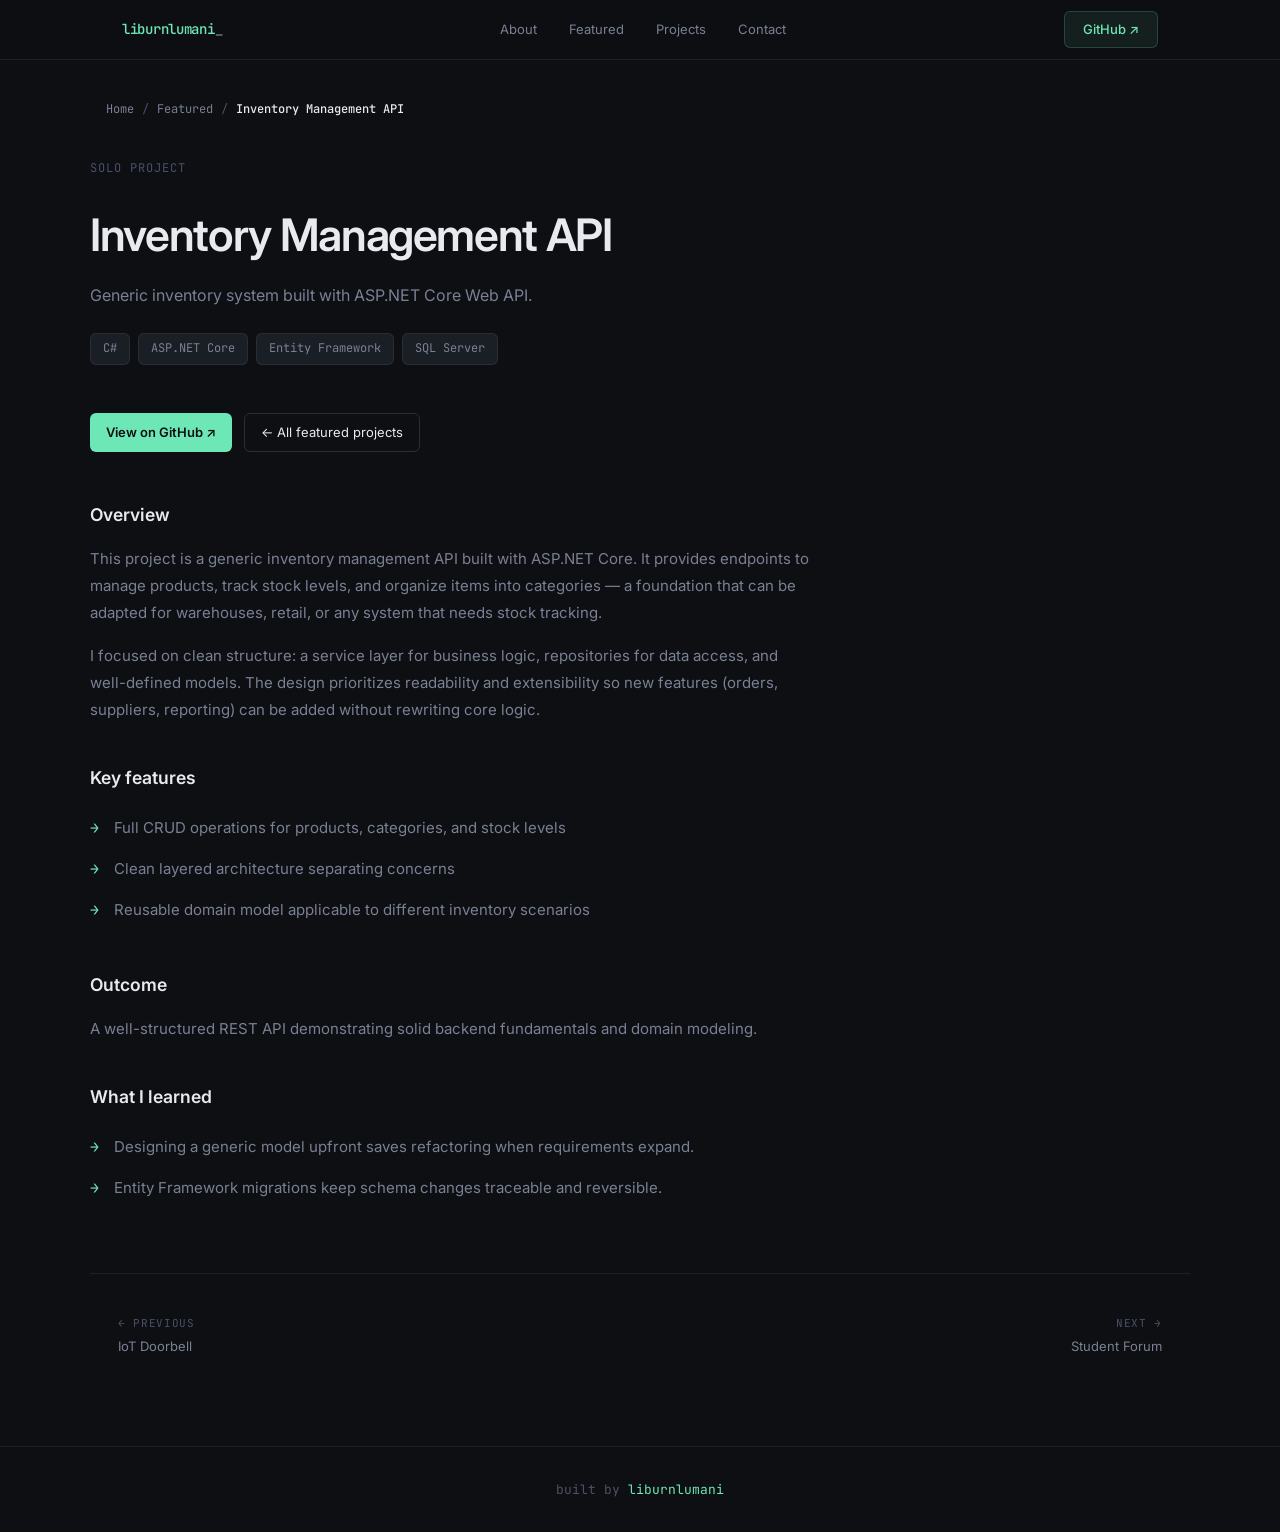
<file: projects/inventory-management-api.html>
<!DOCTYPE html>
<html lang="en">
<head>
  <meta charset="UTF-8" />
  <meta name="viewport" content="width=device-width, initial-scale=1.0" />
  <title>Inventory Management API — Liburn Lumani</title>
  <meta name="description" content="Generic inventory system built with ASP.NET Core Web API." />
  <link rel="canonical" href="https://liburnlumani.tech/projects/inventory-management-api.html" />

  <!-- Open Graph -->
  <meta property="og:title" content="Inventory Management API — Liburn Lumani" />
  <meta property="og:description" content="Generic inventory system built with ASP.NET Core Web API." />
  <meta property="og:url" content="https://liburnlumani.tech/projects/inventory-management-api.html" />
  <meta property="og:type" content="article" />
  <meta property="og:site_name" content="Liburn Lumani" />
  <meta property="og:image" content="https://liburnlumani.tech/og-image.svg" />
  <meta property="og:image:width" content="1200" />
  <meta property="og:image:height" content="630" />

  <!-- Twitter Card -->
  <meta name="twitter:card" content="summary_large_image" />
  <meta name="twitter:title" content="Inventory Management API — Liburn Lumani" />
  <meta name="twitter:description" content="Generic inventory system built with ASP.NET Core Web API." />
  <meta name="twitter:image" content="https://liburnlumani.tech/og-image.svg" />

  <!-- Favicon -->
  <link rel="icon" type="image/svg+xml" href="data:image/svg+xml,%3Csvg xmlns='http://www.w3.org/2000/svg' viewBox='0 0 32 32'%3E%3Crect width='32' height='32' rx='4' fill='%230f0f0f'/%3E%3Ctext x='16' y='23' font-family='system-ui,sans-serif' font-size='18' font-weight='700' fill='%236ee7b7' text-anchor='middle'%3ELL%3C/text%3E%3C/svg%3E" />

  <!-- JSON-LD Structured Data -->
  <script type="application/ld+json" id="article-schema">
  {
    "@context": "https://schema.org",
    "@type": "Article",
    "headline": "Inventory Management API",
    "description": "Generic inventory system built with ASP.NET Core Web API.",
    "author": {
      "@type": "Person",
      "name": "Liburn Lumani",
      "url": "https://liburnlumani.tech"
    },
    "url": "https://liburnlumani.tech/projects/inventory-management-api.html"
  }
  </script>

  <link rel="preconnect" href="https://fonts.googleapis.com" />
  <link rel="preconnect" href="https://fonts.gstatic.com" crossorigin />
  <link href="https://fonts.googleapis.com/css2?family=Inter:wght@400;500;600&family=JetBrains+Mono:wght@400;500&display=swap" rel="stylesheet" />
  <link rel="stylesheet" href="../css/styles.css" />
</head>
<body data-project="inventory-management-api">

  <nav class="site-nav" role="navigation" aria-label="Main navigation">
    <div class="nav-inner">
      <a href="../index.html" class="nav-logo">liburnlumani<span style="color:var(--muted)">_</span></a>
      <ul class="nav-links" role="list">
        <li><a href="../index.html#about">About</a></li>
        <li><a href="../index.html#featured">Featured</a></li>
        <li><a href="../index.html#repos">Projects</a></li>
        <li><a href="../index.html#contact">Contact</a></li>
      </ul>
      <a href="https://github.com/liburnlu" target="_blank" rel="noopener noreferrer" class="nav-cta">GitHub ↗</a>
      <button class="hamburger" aria-label="Open menu" aria-expanded="false" onclick="toggleMenu(this)">
        <span></span><span></span><span></span>
      </button>
    </div>
  </nav>

  <div class="mobile-menu" id="mobile-menu" role="dialog" aria-label="Mobile navigation">
    <a href="../index.html#about" onclick="closeMenu()">About</a>
    <a href="../index.html#featured" onclick="closeMenu()">Featured</a>
    <a href="../index.html#repos" onclick="closeMenu()">Projects</a>
    <a href="../index.html#contact" onclick="closeMenu()">Contact</a>
    <a href="https://github.com/liburnlu" target="_blank" rel="noopener noreferrer">GitHub ↗</a>
  </div>

  <main class="case-study-page">
    <div class="case-study-wrap">
      <nav class="breadcrumb" id="breadcrumb" aria-label="Breadcrumb"></nav>

      <header class="case-study-hero fade-in">
        <p class="case-study-role">Solo project</p>
        <h1>Inventory Management API</h1>
        <p class="case-study-summary">Generic inventory system built with ASP.NET Core Web API.</p>
        <div class="skills-grid">
          <span class="skill-chip">C#</span>
          <span class="skill-chip">ASP.NET Core</span>
          <span class="skill-chip">Entity Framework</span>
          <span class="skill-chip">SQL Server</span>
        </div>
      </header>

      <div class="case-study-links fade-in">
        <a href="https://github.com/liburnlu/inventoryManagementAPI" target="_blank" rel="noopener noreferrer" class="btn-primary btn-sm">View on GitHub ↗</a>
        <a href="../index.html#featured" class="btn-outline btn-sm">← All featured projects</a>
      </div>

      <div class="case-study-content fade-in">
        <h2>Overview</h2>
        <p>This project is a generic inventory management API built with ASP.NET Core. It provides endpoints to manage products, track stock levels, and organize items into categories — a foundation that can be adapted for warehouses, retail, or any system that needs stock tracking.</p>
        <p>I focused on clean structure: a service layer for business logic, repositories for data access, and well-defined models. The design prioritizes readability and extensibility so new features (orders, suppliers, reporting) can be added without rewriting core logic.</p>

        <h2>Key features</h2>
        <ul class="highlights-list">
          <li>Full CRUD operations for products, categories, and stock levels</li>
          <li>Clean layered architecture separating concerns</li>
          <li>Reusable domain model applicable to different inventory scenarios</li>
        </ul>

        <h2>Outcome</h2>
        <p>A well-structured REST API demonstrating solid backend fundamentals and domain modeling.</p>

        <h2>What I learned</h2>
        <ul class="highlights-list">
          <li>Designing a generic model upfront saves refactoring when requirements expand.</li>
          <li>Entity Framework migrations keep schema changes traceable and reversible.</li>
        </ul>
      </div>

      <nav class="project-nav" id="project-nav" aria-label="Project navigation"></nav>
    </div>
  </main>

  <footer>
    <span>built by <a href="https://github.com/liburnlu">liburnlumani</a></span>
  </footer>

  <script src="../js/projects.js"></script>
  <script src="../js/nav.js"></script>
  <script src="../js/case-study.js"></script>
</body>
</html>
</file>
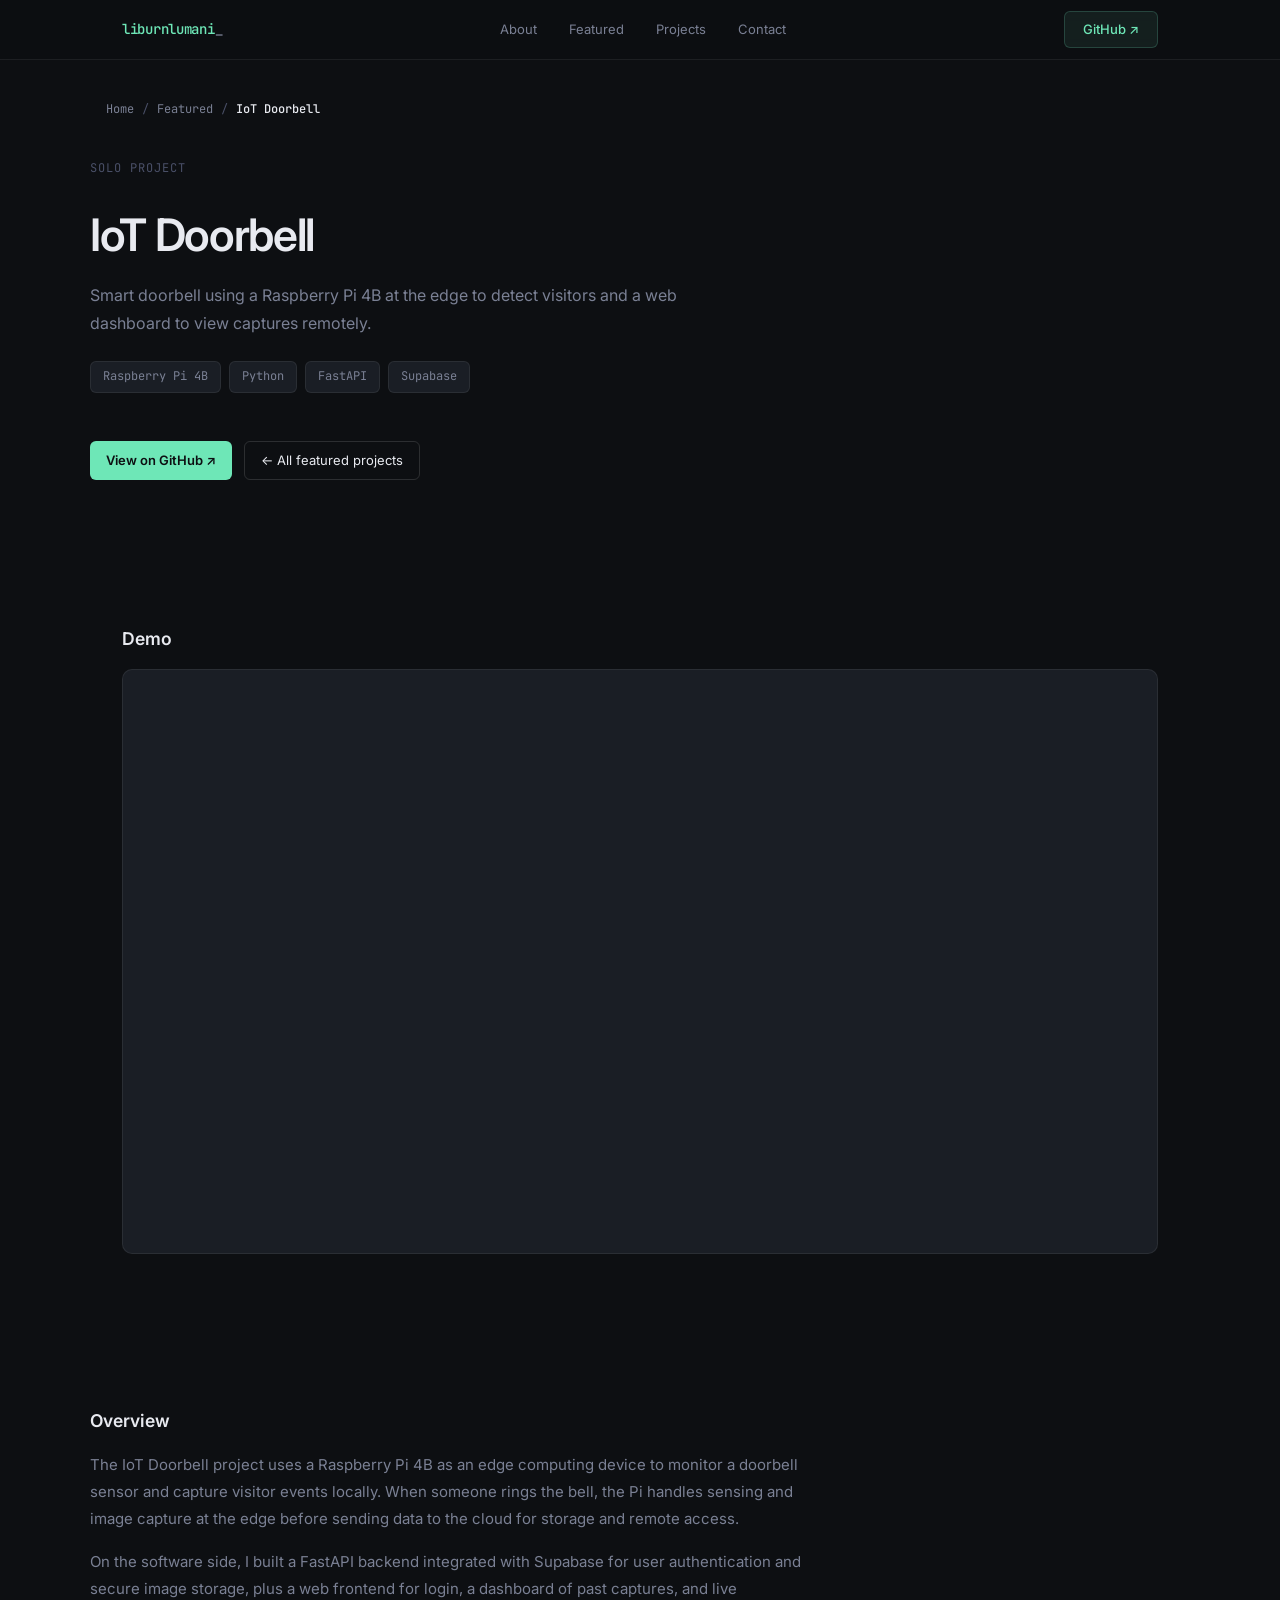
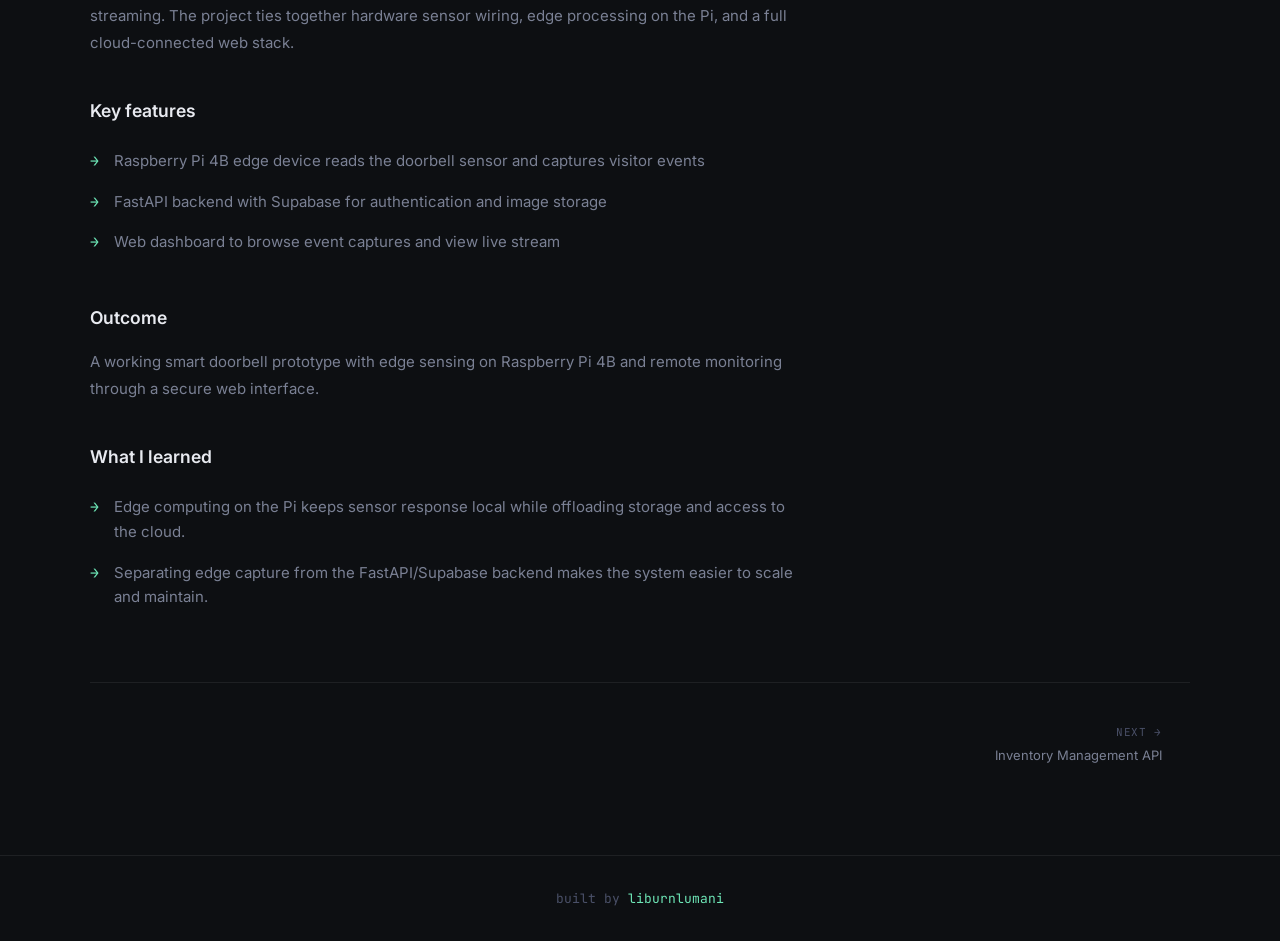
<file: projects/iot-doorbell.html>
<!DOCTYPE html>
<html lang="en">
<head>
  <meta charset="UTF-8" />
  <meta name="viewport" content="width=device-width, initial-scale=1.0" />
  <title>IoT Doorbell — Liburn Lumani</title>
  <meta name="description" content="Smart doorbell using Raspberry Pi 4B edge computing with a FastAPI and Supabase web dashboard." />
  <link rel="canonical" href="https://liburnlumani.tech/projects/iot-doorbell.html" />

  <!-- Open Graph -->
  <meta property="og:title" content="IoT Doorbell — Liburn Lumani" />
  <meta property="og:description" content="Smart doorbell using Raspberry Pi 4B edge computing with a FastAPI and Supabase web dashboard." />
  <meta property="og:url" content="https://liburnlumani.tech/projects/iot-doorbell.html" />
  <meta property="og:type" content="article" />
  <meta property="og:site_name" content="Liburn Lumani" />
  <meta property="og:image" content="https://liburnlumani.tech/og-image.svg" />
  <meta property="og:image:width" content="1200" />
  <meta property="og:image:height" content="630" />

  <!-- Twitter Card -->
  <meta name="twitter:card" content="summary_large_image" />
  <meta name="twitter:title" content="IoT Doorbell — Liburn Lumani" />
  <meta name="twitter:description" content="Smart doorbell using Raspberry Pi 4B edge computing with a FastAPI and Supabase web dashboard." />
  <meta name="twitter:image" content="https://liburnlumani.tech/og-image.svg" />

  <!-- Favicon -->
  <link rel="icon" type="image/svg+xml" href="data:image/svg+xml,%3Csvg xmlns='http://www.w3.org/2000/svg' viewBox='0 0 32 32'%3E%3Crect width='32' height='32' rx='4' fill='%230f0f0f'/%3E%3Ctext x='16' y='23' font-family='system-ui,sans-serif' font-size='18' font-weight='700' fill='%236ee7b7' text-anchor='middle'%3ELL%3C/text%3E%3C/svg%3E" />

  <!-- JSON-LD Structured Data -->
  <script type="application/ld+json" id="article-schema">
  {
    "@context": "https://schema.org",
    "@type": "Article",
    "headline": "IoT Doorbell",
    "description": "Smart doorbell using Raspberry Pi 4B edge computing with a FastAPI and Supabase web dashboard.",
    "author": {
      "@type": "Person",
      "name": "Liburn Lumani",
      "url": "https://liburnlumani.tech"
    },
    "url": "https://liburnlumani.tech/projects/iot-doorbell.html"
  }
  </script>

  <link rel="preconnect" href="https://fonts.googleapis.com" />
  <link rel="preconnect" href="https://fonts.gstatic.com" crossorigin />
  <link href="https://fonts.googleapis.com/css2?family=Inter:wght@400;500;600&family=JetBrains+Mono:wght@400;500&display=swap" rel="stylesheet" />
  <link rel="stylesheet" href="../css/styles.css" />
</head>
<body data-project="iot-doorbell">

  <nav class="site-nav" role="navigation" aria-label="Main navigation">
    <div class="nav-inner">
      <a href="../index.html" class="nav-logo">liburnlumani<span style="color:var(--muted)">_</span></a>
      <ul class="nav-links" role="list">
        <li><a href="../index.html#about">About</a></li>
        <li><a href="../index.html#featured">Featured</a></li>
        <li><a href="../index.html#repos">Projects</a></li>
        <li><a href="../index.html#contact">Contact</a></li>
      </ul>
      <a href="https://github.com/liburnlu" target="_blank" rel="noopener noreferrer" class="nav-cta">GitHub ↗</a>
      <button class="hamburger" aria-label="Open menu" aria-expanded="false" onclick="toggleMenu(this)">
        <span></span><span></span><span></span>
      </button>
    </div>
  </nav>

  <div class="mobile-menu" id="mobile-menu" role="dialog" aria-label="Mobile navigation">
    <a href="../index.html#about" onclick="closeMenu()">About</a>
    <a href="../index.html#featured" onclick="closeMenu()">Featured</a>
    <a href="../index.html#repos" onclick="closeMenu()">Projects</a>
    <a href="../index.html#contact" onclick="closeMenu()">Contact</a>
    <a href="https://github.com/liburnlu" target="_blank" rel="noopener noreferrer">GitHub ↗</a>
  </div>

  <main class="case-study-page">
    <div class="case-study-wrap">
      <nav class="breadcrumb" id="breadcrumb" aria-label="Breadcrumb"></nav>

      <header class="case-study-hero fade-in">
        <p class="case-study-role">Solo project</p>
        <h1>IoT Doorbell</h1>
        <p class="case-study-summary">Smart doorbell using a Raspberry Pi 4B at the edge to detect visitors and a web dashboard to view captures remotely.</p>
        <div class="skills-grid">
          <span class="skill-chip">Raspberry Pi 4B</span>
          <span class="skill-chip">Python</span>
          <span class="skill-chip">FastAPI</span>
          <span class="skill-chip">Supabase</span>
        </div>
      </header>

      <div class="case-study-links fade-in">
        <a href="https://github.com/liburnlu/iot-doorbell" target="_blank" rel="noopener noreferrer" class="btn-primary btn-sm">View on GitHub ↗</a>
        <a href="../index.html#featured" class="btn-outline btn-sm">← All featured projects</a>
      </div>

      <section class="video-section fade-in" aria-label="Demo video">
        <h2>Demo</h2>
        <div class="video-wrap" id="video-wrap"></div>
      </section>

      <div class="case-study-content fade-in">
        <h2>Overview</h2>
        <p>The IoT Doorbell project uses a Raspberry Pi 4B as an edge computing device to monitor a doorbell sensor and capture visitor events locally. When someone rings the bell, the Pi handles sensing and image capture at the edge before sending data to the cloud for storage and remote access.</p>
        <p>On the software side, I built a FastAPI backend integrated with Supabase for user authentication and secure image storage, plus a web frontend for login, a dashboard of past captures, and live streaming. The project ties together hardware sensor wiring, edge processing on the Pi, and a full cloud-connected web stack.</p>

        <h2>Key features</h2>
        <ul class="highlights-list">
          <li>Raspberry Pi 4B edge device reads the doorbell sensor and captures visitor events</li>
          <li>FastAPI backend with Supabase for authentication and image storage</li>
          <li>Web dashboard to browse event captures and view live stream</li>
        </ul>

        <h2>Outcome</h2>
        <p>A working smart doorbell prototype with edge sensing on Raspberry Pi 4B and remote monitoring through a secure web interface.</p>

        <h2>What I learned</h2>
        <ul class="highlights-list">
          <li>Edge computing on the Pi keeps sensor response local while offloading storage and access to the cloud.</li>
          <li>Separating edge capture from the FastAPI/Supabase backend makes the system easier to scale and maintain.</li>
        </ul>
      </div>

      <nav class="project-nav" id="project-nav" aria-label="Project navigation"></nav>
    </div>
  </main>

  <footer>
    <span>built by <a href="https://github.com/liburnlu">liburnlumani</a></span>
  </footer>

  <script src="../js/projects.js"></script>
  <script src="../js/nav.js"></script>
  <script src="../js/case-study.js"></script>
</body>
</html>
</file>
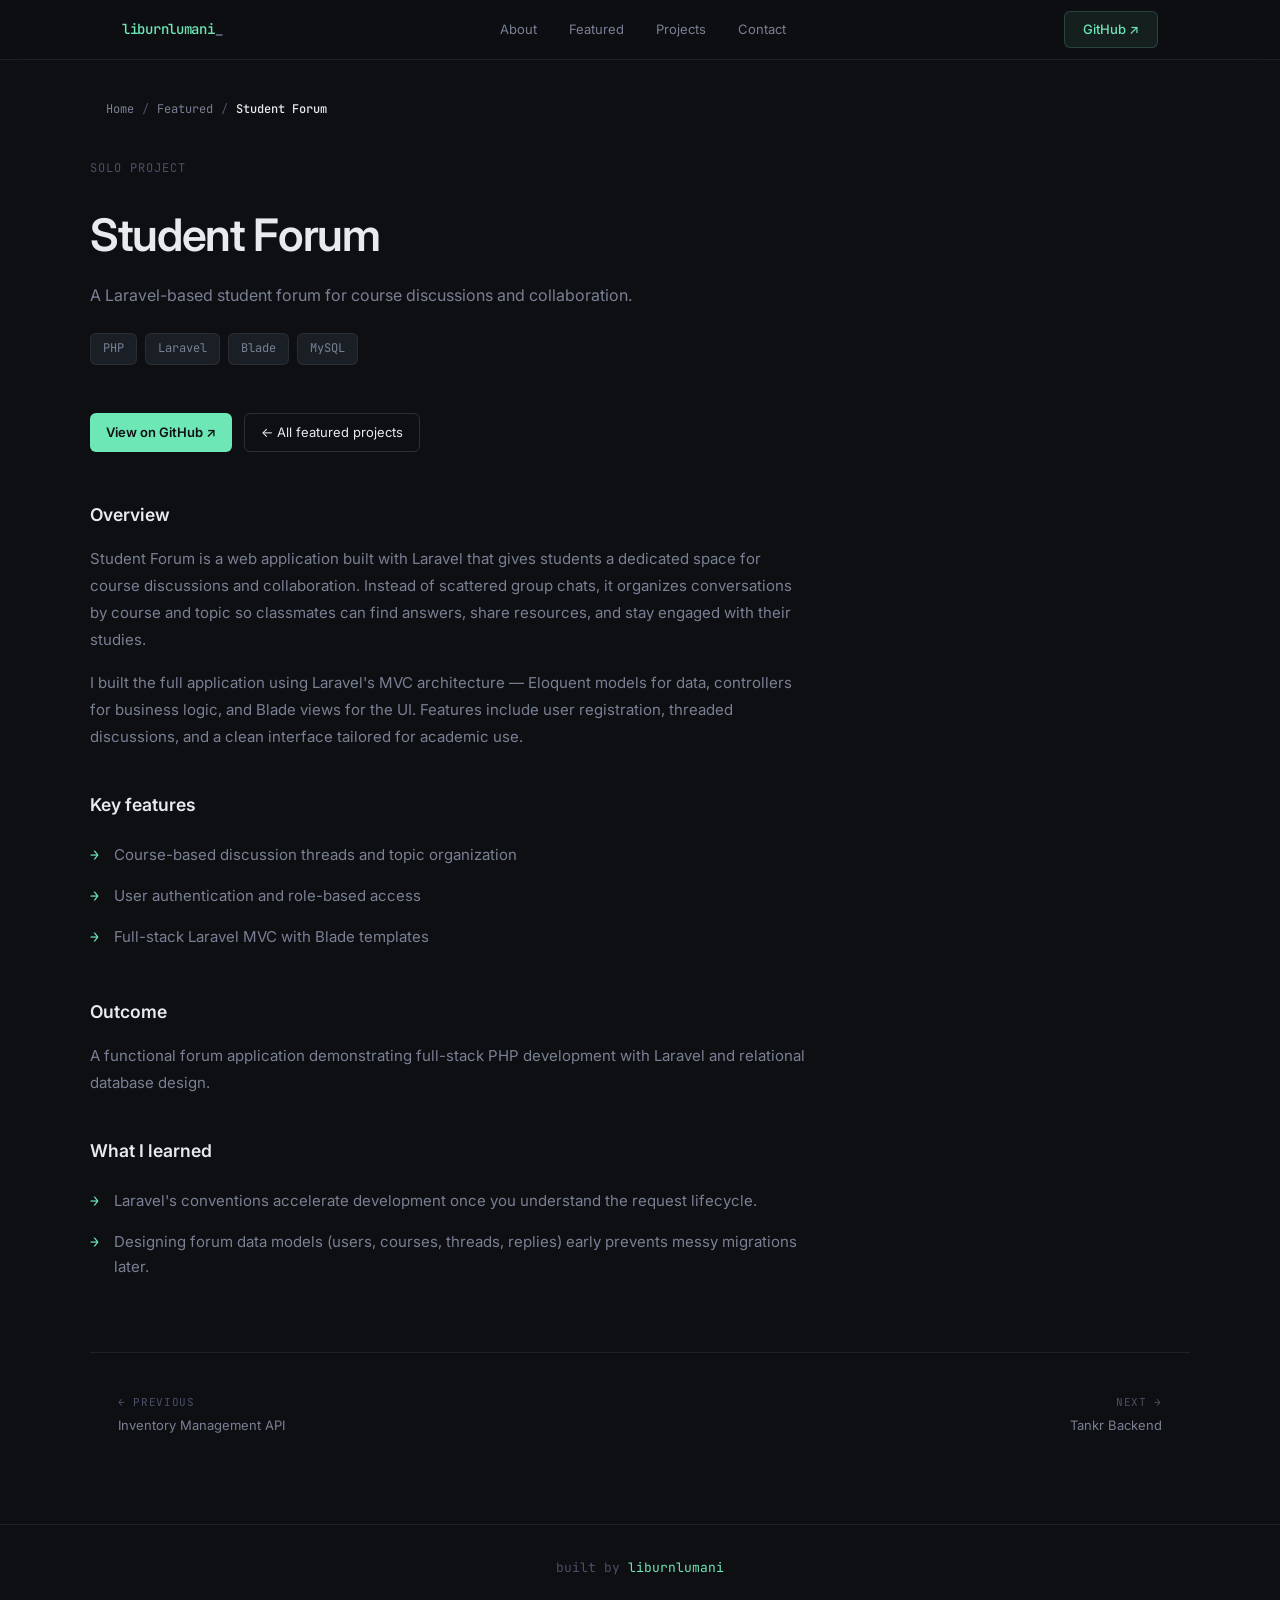
<file: projects/student-forum.html>
<!DOCTYPE html>
<html lang="en">
<head>
  <meta charset="UTF-8" />
  <meta name="viewport" content="width=device-width, initial-scale=1.0" />
  <title>Student Forum — Liburn Lumani</title>
  <meta name="description" content="A Laravel-based student forum for course discussions and collaboration." />
  <link rel="canonical" href="https://liburnlumani.tech/projects/student-forum.html" />

  <!-- Open Graph -->
  <meta property="og:title" content="Student Forum — Liburn Lumani" />
  <meta property="og:description" content="A Laravel-based student forum for course discussions and collaboration." />
  <meta property="og:url" content="https://liburnlumani.tech/projects/student-forum.html" />
  <meta property="og:type" content="article" />
  <meta property="og:site_name" content="Liburn Lumani" />
  <meta property="og:image" content="https://liburnlumani.tech/og-image.svg" />
  <meta property="og:image:width" content="1200" />
  <meta property="og:image:height" content="630" />

  <!-- Twitter Card -->
  <meta name="twitter:card" content="summary_large_image" />
  <meta name="twitter:title" content="Student Forum — Liburn Lumani" />
  <meta name="twitter:description" content="A Laravel-based student forum for course discussions and collaboration." />
  <meta name="twitter:image" content="https://liburnlumani.tech/og-image.svg" />

  <!-- Favicon -->
  <link rel="icon" type="image/svg+xml" href="data:image/svg+xml,%3Csvg xmlns='http://www.w3.org/2000/svg' viewBox='0 0 32 32'%3E%3Crect width='32' height='32' rx='4' fill='%230f0f0f'/%3E%3Ctext x='16' y='23' font-family='system-ui,sans-serif' font-size='18' font-weight='700' fill='%236ee7b7' text-anchor='middle'%3ELL%3C/text%3E%3C/svg%3E" />

  <!-- JSON-LD Structured Data -->
  <script type="application/ld+json" id="article-schema">
  {
    "@context": "https://schema.org",
    "@type": "Article",
    "headline": "Student Forum",
    "description": "A Laravel-based student forum for course discussions and collaboration.",
    "author": {
      "@type": "Person",
      "name": "Liburn Lumani",
      "url": "https://liburnlumani.tech"
    },
    "url": "https://liburnlumani.tech/projects/student-forum.html"
  }
  </script>

  <link rel="preconnect" href="https://fonts.googleapis.com" />
  <link rel="preconnect" href="https://fonts.gstatic.com" crossorigin />
  <link href="https://fonts.googleapis.com/css2?family=Inter:wght@400;500;600&family=JetBrains+Mono:wght@400;500&display=swap" rel="stylesheet" />
  <link rel="stylesheet" href="../css/styles.css" />
</head>
<body data-project="student-forum">

  <nav class="site-nav" role="navigation" aria-label="Main navigation">
    <div class="nav-inner">
      <a href="../index.html" class="nav-logo">liburnlumani<span style="color:var(--muted)">_</span></a>
      <ul class="nav-links" role="list">
        <li><a href="../index.html#about">About</a></li>
        <li><a href="../index.html#featured">Featured</a></li>
        <li><a href="../index.html#repos">Projects</a></li>
        <li><a href="../index.html#contact">Contact</a></li>
      </ul>
      <a href="https://github.com/liburnlu" target="_blank" rel="noopener noreferrer" class="nav-cta">GitHub ↗</a>
      <button class="hamburger" aria-label="Open menu" aria-expanded="false" onclick="toggleMenu(this)">
        <span></span><span></span><span></span>
      </button>
    </div>
  </nav>

  <div class="mobile-menu" id="mobile-menu" role="dialog" aria-label="Mobile navigation">
    <a href="../index.html#about" onclick="closeMenu()">About</a>
    <a href="../index.html#featured" onclick="closeMenu()">Featured</a>
    <a href="../index.html#repos" onclick="closeMenu()">Projects</a>
    <a href="../index.html#contact" onclick="closeMenu()">Contact</a>
    <a href="https://github.com/liburnlu" target="_blank" rel="noopener noreferrer">GitHub ↗</a>
  </div>

  <main class="case-study-page">
    <div class="case-study-wrap">
      <nav class="breadcrumb" id="breadcrumb" aria-label="Breadcrumb"></nav>

      <header class="case-study-hero fade-in">
        <p class="case-study-role">Solo project</p>
        <h1>Student Forum</h1>
        <p class="case-study-summary">A Laravel-based student forum for course discussions and collaboration.</p>
        <div class="skills-grid">
          <span class="skill-chip">PHP</span>
          <span class="skill-chip">Laravel</span>
          <span class="skill-chip">Blade</span>
          <span class="skill-chip">MySQL</span>
        </div>
      </header>

      <div class="case-study-links fade-in">
        <a href="https://github.com/liburnlu/studentForum" target="_blank" rel="noopener noreferrer" class="btn-primary btn-sm">View on GitHub ↗</a>
        <a href="../index.html#featured" class="btn-outline btn-sm">← All featured projects</a>
      </div>

      <div class="case-study-content fade-in">
        <h2>Overview</h2>
        <p>Student Forum is a web application built with Laravel that gives students a dedicated space for course discussions and collaboration. Instead of scattered group chats, it organizes conversations by course and topic so classmates can find answers, share resources, and stay engaged with their studies.</p>
        <p>I built the full application using Laravel's MVC architecture — Eloquent models for data, controllers for business logic, and Blade views for the UI. Features include user registration, threaded discussions, and a clean interface tailored for academic use.</p>

        <h2>Key features</h2>
        <ul class="highlights-list">
          <li>Course-based discussion threads and topic organization</li>
          <li>User authentication and role-based access</li>
          <li>Full-stack Laravel MVC with Blade templates</li>
        </ul>

        <h2>Outcome</h2>
        <p>A functional forum application demonstrating full-stack PHP development with Laravel and relational database design.</p>

        <h2>What I learned</h2>
        <ul class="highlights-list">
          <li>Laravel's conventions accelerate development once you understand the request lifecycle.</li>
          <li>Designing forum data models (users, courses, threads, replies) early prevents messy migrations later.</li>
        </ul>
      </div>

      <nav class="project-nav" id="project-nav" aria-label="Project navigation"></nav>
    </div>
  </main>

  <footer>
    <span>built by <a href="https://github.com/liburnlu">liburnlumani</a></span>
  </footer>

  <script src="../js/projects.js"></script>
  <script src="../js/nav.js"></script>
  <script src="../js/case-study.js"></script>
</body>
</html>
</file>
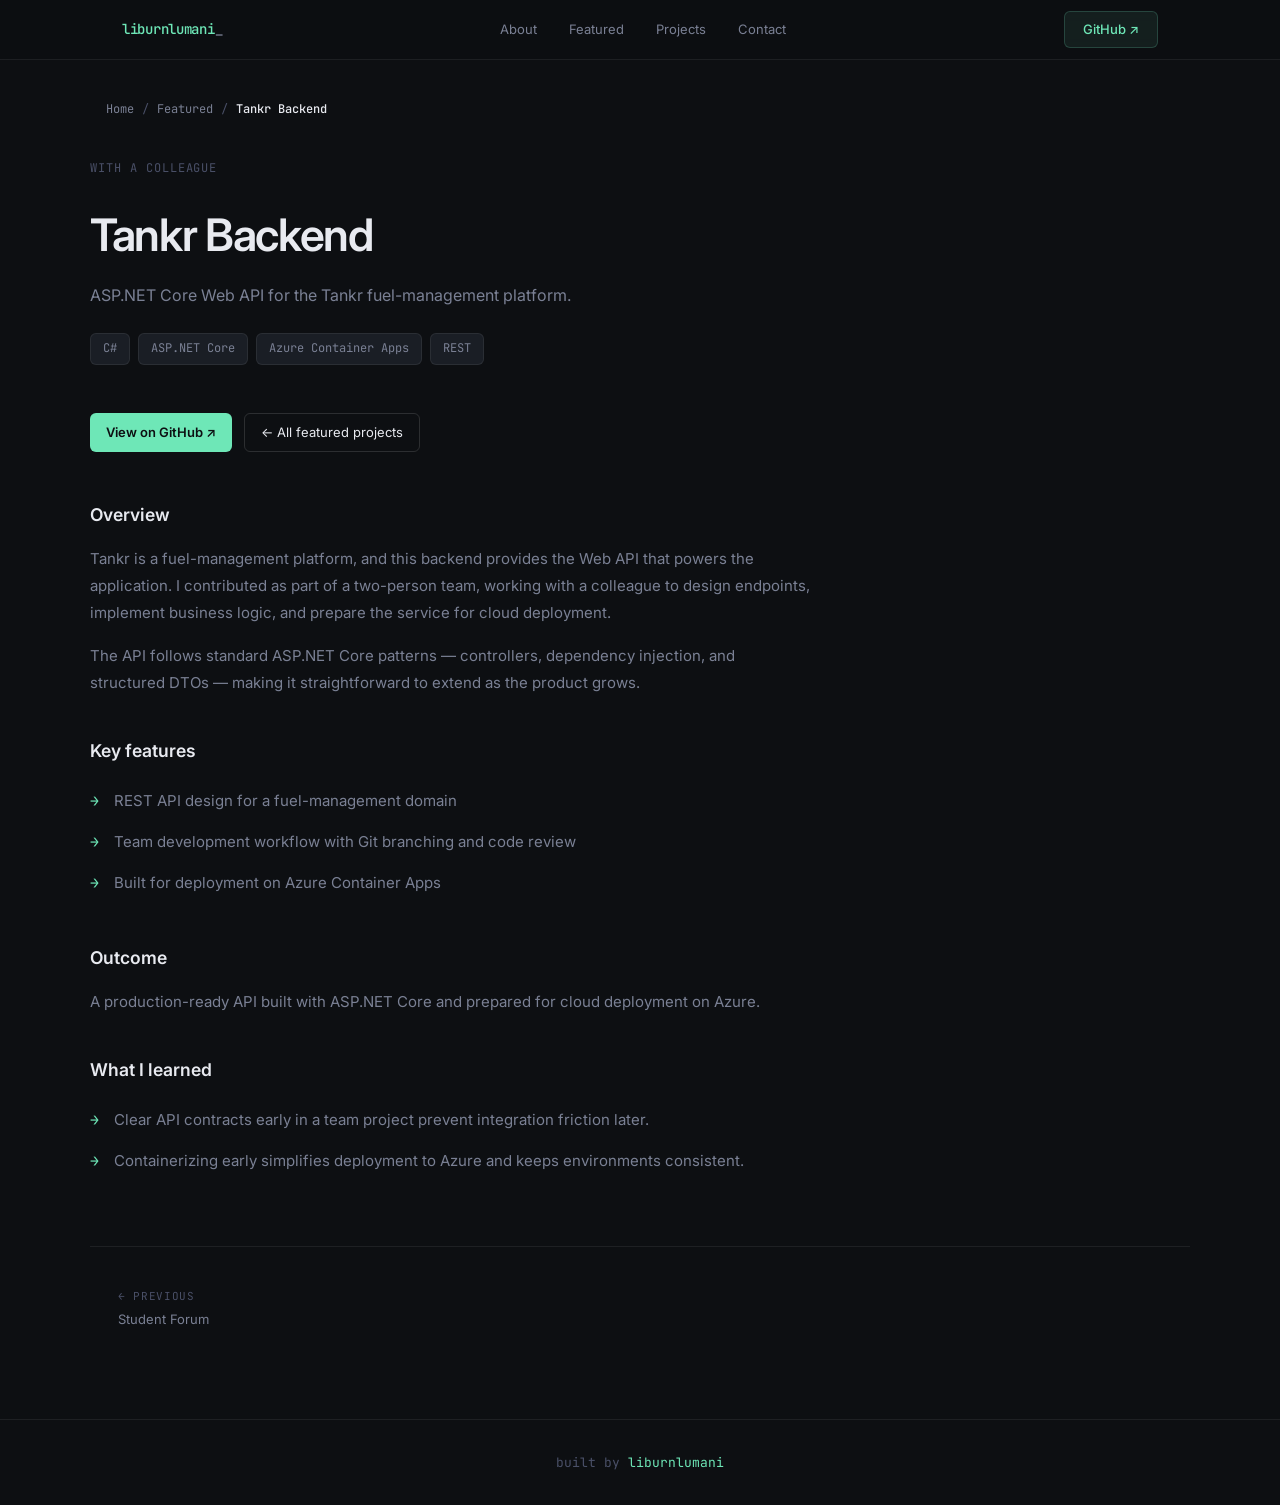
<file: projects/tankr-backend.html>
<!DOCTYPE html>
<html lang="en">
<head>
  <meta charset="UTF-8" />
  <meta name="viewport" content="width=device-width, initial-scale=1.0" />
  <title>Tankr Backend — Liburn Lumani</title>
  <meta name="description" content="ASP.NET Core Web API for the Tankr fuel-management platform." />
  <link rel="canonical" href="https://liburnlumani.tech/projects/tankr-backend.html" />

  <!-- Open Graph -->
  <meta property="og:title" content="Tankr Backend — Liburn Lumani" />
  <meta property="og:description" content="ASP.NET Core Web API for the Tankr fuel-management platform." />
  <meta property="og:url" content="https://liburnlumani.tech/projects/tankr-backend.html" />
  <meta property="og:type" content="article" />
  <meta property="og:site_name" content="Liburn Lumani" />
  <meta property="og:image" content="https://liburnlumani.tech/og-image.svg" />
  <meta property="og:image:width" content="1200" />
  <meta property="og:image:height" content="630" />

  <!-- Twitter Card -->
  <meta name="twitter:card" content="summary_large_image" />
  <meta name="twitter:title" content="Tankr Backend — Liburn Lumani" />
  <meta name="twitter:description" content="ASP.NET Core Web API for the Tankr fuel-management platform." />
  <meta name="twitter:image" content="https://liburnlumani.tech/og-image.svg" />

  <!-- Favicon -->
  <link rel="icon" type="image/svg+xml" href="data:image/svg+xml,%3Csvg xmlns='http://www.w3.org/2000/svg' viewBox='0 0 32 32'%3E%3Crect width='32' height='32' rx='4' fill='%230f0f0f'/%3E%3Ctext x='16' y='23' font-family='system-ui,sans-serif' font-size='18' font-weight='700' fill='%236ee7b7' text-anchor='middle'%3ELL%3C/text%3E%3C/svg%3E" />

  <!-- JSON-LD Structured Data -->
  <script type="application/ld+json" id="article-schema">
  {
    "@context": "https://schema.org",
    "@type": "Article",
    "headline": "Tankr Backend",
    "description": "ASP.NET Core Web API for the Tankr fuel-management platform.",
    "author": {
      "@type": "Person",
      "name": "Liburn Lumani",
      "url": "https://liburnlumani.tech"
    },
    "url": "https://liburnlumani.tech/projects/tankr-backend.html"
  }
  </script>

  <link rel="preconnect" href="https://fonts.googleapis.com" />
  <link rel="preconnect" href="https://fonts.gstatic.com" crossorigin />
  <link href="https://fonts.googleapis.com/css2?family=Inter:wght@400;500;600&family=JetBrains+Mono:wght@400;500&display=swap" rel="stylesheet" />
  <link rel="stylesheet" href="../css/styles.css" />
</head>
<body data-project="tankr-backend">

  <nav class="site-nav" role="navigation" aria-label="Main navigation">
    <div class="nav-inner">
      <a href="../index.html" class="nav-logo">liburnlumani<span style="color:var(--muted)">_</span></a>
      <ul class="nav-links" role="list">
        <li><a href="../index.html#about">About</a></li>
        <li><a href="../index.html#featured">Featured</a></li>
        <li><a href="../index.html#repos">Projects</a></li>
        <li><a href="../index.html#contact">Contact</a></li>
      </ul>
      <a href="https://github.com/liburnlu" target="_blank" rel="noopener noreferrer" class="nav-cta">GitHub ↗</a>
      <button class="hamburger" aria-label="Open menu" aria-expanded="false" onclick="toggleMenu(this)">
        <span></span><span></span><span></span>
      </button>
    </div>
  </nav>

  <div class="mobile-menu" id="mobile-menu" role="dialog" aria-label="Mobile navigation">
    <a href="../index.html#about" onclick="closeMenu()">About</a>
    <a href="../index.html#featured" onclick="closeMenu()">Featured</a>
    <a href="../index.html#repos" onclick="closeMenu()">Projects</a>
    <a href="../index.html#contact" onclick="closeMenu()">Contact</a>
    <a href="https://github.com/liburnlu" target="_blank" rel="noopener noreferrer">GitHub ↗</a>
  </div>

  <main class="case-study-page">
    <div class="case-study-wrap">
      <nav class="breadcrumb" id="breadcrumb" aria-label="Breadcrumb"></nav>

      <header class="case-study-hero fade-in">
        <p class="case-study-role">With a colleague</p>
        <h1>Tankr Backend</h1>
        <p class="case-study-summary">ASP.NET Core Web API for the Tankr fuel-management platform.</p>
        <div class="skills-grid">
          <span class="skill-chip">C#</span>
          <span class="skill-chip">ASP.NET Core</span>
          <span class="skill-chip">Azure Container Apps</span>
          <span class="skill-chip">REST</span>
        </div>
      </header>

      <div class="case-study-links fade-in">
        <a href="https://github.com/liburnlu/tankr-backend" target="_blank" rel="noopener noreferrer" class="btn-primary btn-sm">View on GitHub ↗</a>
        <a href="../index.html#featured" class="btn-outline btn-sm">← All featured projects</a>
      </div>

      <div class="case-study-content fade-in">
        <h2>Overview</h2>
        <p>Tankr is a fuel-management platform, and this backend provides the Web API that powers the application. I contributed as part of a two-person team, working with a colleague to design endpoints, implement business logic, and prepare the service for cloud deployment.</p>
        <p>The API follows standard ASP.NET Core patterns — controllers, dependency injection, and structured DTOs — making it straightforward to extend as the product grows.</p>

        <h2>Key features</h2>
        <ul class="highlights-list">
          <li>REST API design for a fuel-management domain</li>
          <li>Team development workflow with Git branching and code review</li>
          <li>Built for deployment on Azure Container Apps</li>
        </ul>

        <h2>Outcome</h2>
        <p>A production-ready API built with ASP.NET Core and prepared for cloud deployment on Azure.</p>

        <h2>What I learned</h2>
        <ul class="highlights-list">
          <li>Clear API contracts early in a team project prevent integration friction later.</li>
          <li>Containerizing early simplifies deployment to Azure and keeps environments consistent.</li>
        </ul>
      </div>

      <nav class="project-nav" id="project-nav" aria-label="Project navigation"></nav>
    </div>
  </main>

  <footer>
    <span>built by <a href="https://github.com/liburnlu">liburnlumani</a></span>
  </footer>

  <script src="../js/projects.js"></script>
  <script src="../js/nav.js"></script>
  <script src="../js/case-study.js"></script>
</body>
</html>
</file>
<file: css/styles.css>
/* ── Reset ── */
*, *::before, *::after { box-sizing: border-box; margin: 0; padding: 0; }
html { scroll-behavior: smooth; }

/* ── Tokens ── */
:root {
  --bg:        #0d0f12;
  --bg2:       #13161b;
  --bg3:       #1a1e25;
  --border:    rgba(255,255,255,0.07);
  --border2:   rgba(255,255,255,0.13);
  --text:      #e8eaf0;
  --muted:     #7a8094;
  --subtle:    #4a5068;
  --accent:    #6ee7b7;
  --accent2:   #34d399;
  --accent-bg: rgba(110,231,183,0.08);
  --accent-border: rgba(110,231,183,0.2);
  --font-sans: 'Inter', system-ui, sans-serif;
  --font-mono: 'JetBrains Mono', 'Fira Code', monospace;
  --radius-sm: 6px;
  --radius-md: 10px;
  --radius-lg: 16px;
  --max-w: 1100px;
  --nav-h: 60px;
}

body {
  background: var(--bg);
  color: var(--text);
  font-family: var(--font-sans);
  font-size: 15px;
  line-height: 1.65;
  -webkit-font-smoothing: antialiased;
}

/* ── Scrollbar ── */
::-webkit-scrollbar { width: 6px; }
::-webkit-scrollbar-track { background: var(--bg); }
::-webkit-scrollbar-thumb { background: var(--bg3); border-radius: 3px; }

/* ── Nav ── */
.site-nav {
  position: fixed; top: 0; left: 0; right: 0; z-index: 100;
  height: var(--nav-h);
  background: rgba(13,15,18,0.85);
  backdrop-filter: blur(12px);
  border-bottom: 1px solid var(--border);
  display: flex; align-items: center;
}
.nav-inner {
  max-width: var(--max-w); margin: 0 auto; padding: 0 2rem;
  width: 100%; display: flex; align-items: center; justify-content: space-between;
}
.nav-logo {
  font-family: var(--font-mono); font-size: 14px; font-weight: 500;
  color: var(--accent); text-decoration: none; letter-spacing: -0.02em;
}
.nav-links { display: flex; gap: 2rem; list-style: none; }
.nav-links a {
  font-size: 13px; color: var(--muted); text-decoration: none;
  transition: color .2s;
}
.nav-links a:hover { color: var(--text); }
.nav-cta {
  font-size: 13px; font-weight: 500;
  padding: 7px 18px; border-radius: var(--radius-sm);
  background: var(--accent-bg); color: var(--accent);
  border: 1px solid var(--accent-border); text-decoration: none;
  transition: background .2s, border-color .2s;
}
.nav-cta:hover { background: rgba(110,231,183,0.15); border-color: var(--accent); }
.hamburger { display: none; background: none; border: none; cursor: pointer; padding: 4px; }
.hamburger span {
  display: block; width: 22px; height: 1.5px;
  background: var(--text); margin: 5px 0; transition: all .2s;
}

/* ── 3D Animation ── */
#three-container {
  position: absolute; top: 50%; right: 0;
  width: 50%; height: 80%;
  transform: translateY(-50%);
  z-index: 0; pointer-events: auto;
}
#three-container canvas { display: block; width: 100% !important; height: 100% !important; }

/* ── Hero ── */
.hero {
  min-height: 100vh; display: flex; align-items: center;
  padding: calc(var(--nav-h) + 2rem) 2rem 4rem;
  max-width: var(--max-w); margin: 0 auto;
  position: relative; z-index: 1;
}
.hero-content { max-width: 680px; position: relative; z-index: 1; }
.hero-eyebrow {
  font-family: var(--font-mono); font-size: 12px; font-weight: 500;
  color: var(--accent); letter-spacing: 0.1em; text-transform: uppercase;
  margin-bottom: 1.25rem; display: flex; align-items: center; gap: 10px;
}
.hero-eyebrow::after {
  content: ''; flex: 1; max-width: 60px; height: 1px; background: var(--accent);
}
.hero-name {
  font-size: clamp(2.8rem, 6vw, 4.5rem);
  font-weight: 600; line-height: 1.1; letter-spacing: -0.03em;
  color: var(--text); margin-bottom: .5rem;
}
.hero-name span { color: var(--accent); }
.hero-role {
  font-size: clamp(1.1rem, 2.5vw, 1.35rem);
  color: var(--muted); font-weight: 400; margin-bottom: 1.75rem;
  line-height: 1.5;
}
.hero-desc {
  font-size: 15px; color: var(--muted); max-width: 520px;
  line-height: 1.8; margin-bottom: 2.5rem;
}
.hero-btns { display: flex; gap: 12px; flex-wrap: wrap; }
.btn-primary {
  padding: 12px 28px; border-radius: var(--radius-sm);
  background: var(--accent); color: #0d0f12;
  font-weight: 600; font-size: 14px; text-decoration: none;
  transition: background .2s, transform .1s;
  display: inline-flex; align-items: center; gap: 8px;
}
.btn-primary:hover { background: var(--accent2); }
.btn-primary:active { transform: scale(0.98); }
.btn-outline {
  padding: 12px 28px; border-radius: var(--radius-sm);
  border: 1px solid var(--border2); color: var(--text);
  font-size: 14px; text-decoration: none;
  transition: border-color .2s, background .2s;
  display: inline-flex; align-items: center; gap: 8px;
}
.btn-outline:hover { border-color: var(--border2); background: var(--bg2); }
.btn-sm {
  padding: 8px 16px; font-size: 13px;
}
.hero-scroll {
  margin-top: 4rem; display: flex; align-items: center;
  gap: 10px; font-size: 12px; color: var(--subtle);
  font-family: var(--font-mono);
}
.scroll-line {
  width: 40px; height: 1px; background: var(--subtle);
}

/* ── Section base ── */
main { position: relative; z-index: 1; }
section { padding: 6rem 2rem; max-width: var(--max-w); margin: 0 auto; }
.section-tag {
  font-family: var(--font-mono); font-size: 11px; font-weight: 500;
  color: var(--accent); letter-spacing: 0.12em; text-transform: uppercase;
  margin-bottom: .75rem;
}
.section-title {
  font-size: clamp(1.6rem, 3vw, 2.2rem); font-weight: 600;
  letter-spacing: -0.02em; color: var(--text); margin-bottom: 1rem;
}
.section-desc {
  font-size: 15px; color: var(--muted); max-width: 520px;
  line-height: 1.75; margin-bottom: 3rem;
}

/* ── About ── */
#about { border-top: 1px solid var(--border); position: relative; }
.about-grid {
  display: grid; grid-template-columns: 1fr 1fr; gap: 4rem; align-items: center;
  position: relative; z-index: 1;
}
#about-three-container {
  position: absolute; top: 0; left: 0; width: 100%; height: 100%;
  overflow: hidden; pointer-events: none;
}
#about-three-container canvas {
  display: block; width: 100% !important; height: 100% !important;
}
.about-text p { color: var(--muted); line-height: 1.8; margin-bottom: 1rem; }
.skills-grid {
  display: flex; flex-wrap: wrap; gap: 8px; margin-top: 1.5rem;
}
.skill-chip {
  font-family: var(--font-mono); font-size: 12px;
  padding: 5px 12px; border-radius: var(--radius-sm);
  background: var(--bg3); border: 1px solid var(--border);
  color: var(--muted);
}

/* ── Featured ── */
#featured { border-top: 1px solid var(--border); }
.featured-grid {
  display: grid; grid-template-columns: repeat(auto-fill, minmax(320px, 1fr));
  gap: 20px;
}
.featured-card {
  background: var(--bg2); border: 1px solid var(--border);
  border-radius: var(--radius-lg); padding: 1.75rem;
  display: flex; flex-direction: column; gap: 14px;
  transition: border-color .2s, background .2s;
}
.featured-card:hover {
  border-color: var(--accent-border); background: var(--bg3);
}
.featured-card-title {
  font-size: 1.15rem; font-weight: 600; color: var(--text);
  letter-spacing: -0.02em;
}
.featured-card-role {
  font-family: var(--font-mono); font-size: 11px;
  color: var(--subtle); text-transform: uppercase; letter-spacing: 0.06em;
}
.featured-card-summary {
  font-size: 14px; color: var(--muted); line-height: 1.65; flex: 1;
}
.featured-card-tech {
  display: flex; flex-wrap: wrap; gap: 6px;
}
.featured-card-actions {
  display: flex; gap: 10px; flex-wrap: wrap; margin-top: 4px;
}

/* ── Repos ── */
#repos { border-top: 1px solid var(--border); }

.repos-grid {
  display: grid; grid-template-columns: repeat(auto-fill, minmax(300px, 1fr));
  gap: 16px;
}
.repo-card {
  background: var(--bg2); border: 1px solid var(--border);
  border-radius: var(--radius-md); padding: 1.25rem 1.5rem;
  display: flex; flex-direction: column; gap: 10px;
  transition: border-color .2s, background .2s;
  text-decoration: none;
}
.repo-card:hover {
  border-color: var(--accent-border); background: var(--bg3);
}
.repo-card-top {
  display: flex; align-items: flex-start; justify-content: space-between; gap: 8px;
  flex-wrap: wrap;
}
.repo-card-name {
  font-size: 14px; font-weight: 500; color: var(--accent);
  font-family: var(--font-mono); word-break: break-all;
}
.repo-fork-badge,
.case-study-badge {
  font-size: 10px; padding: 2px 8px; border-radius: 20px;
  background: var(--bg3); border: 1px solid var(--border);
  color: var(--subtle); flex-shrink: 0; white-space: nowrap;
}
.case-study-badge {
  background: var(--accent-bg); border-color: var(--accent-border);
  color: var(--accent);
}
.repo-desc {
  font-size: 13px; color: var(--muted); line-height: 1.55; flex: 1;
}
.repo-footer {
  display: flex; align-items: center; gap: 14px; flex-wrap: wrap;
}
.repo-stat {
  font-size: 12px; color: var(--subtle); display: flex; align-items: center; gap: 4px;
}

.repos-loading {
  grid-column: 1 / -1; text-align: center; padding: 3rem;
  color: var(--muted); font-size: 14px;
}
.repos-error {
  grid-column: 1 / -1; text-align: center; padding: 2rem;
  color: #f87171; font-size: 14px;
}
.view-more-wrap { text-align: center; margin-top: 2.5rem; }

/* ── Contact ── */
#contact { border-top: 1px solid var(--border); }
.contact-inner { max-width: 560px; }
.contact-links {
  display: flex; flex-direction: column; gap: 12px; margin-top: 1rem;
}
.contact-link {
  display: flex; align-items: center; gap: 14px;
  padding: 1rem 1.25rem; border-radius: var(--radius-md);
  border: 1px solid var(--border); background: var(--bg2);
  text-decoration: none; transition: border-color .2s, background .2s;
}
.contact-link:hover { border-color: var(--accent-border); background: var(--bg3); }
.contact-link-icon {
  width: 36px; height: 36px; border-radius: var(--radius-sm);
  background: var(--accent-bg); display: flex; align-items: center;
  justify-content: center; flex-shrink: 0;
}
.contact-link-icon svg { width: 18px; height: 18px; color: var(--accent); }
.contact-link-label { font-size: 13px; font-weight: 500; color: var(--text); }
.contact-link-sub { font-size: 12px; color: var(--muted); }

/* ── Case study pages ── */
.case-study-page {
  padding: calc(var(--nav-h) + 2rem) clamp(2rem, 6vw, 4rem) 4rem;
}
.case-study-wrap {
  max-width: var(--max-w); margin: 0 auto;
}
.breadcrumb {
  position: static;
  height: auto;
  background: none;
  backdrop-filter: none;
  border: none;
  display: block;
  margin-bottom: 2rem;
  padding: 0.25rem 1rem;
}
.breadcrumb-list {
  display: flex;
  flex-wrap: wrap;
  align-items: center;
  list-style: none;
  font-family: var(--font-mono);
  font-size: 12px;
  line-height: 1.6;
  padding: 0;
  margin: 0;
  gap: 0;
}
.breadcrumb-list li {
  display: inline-flex;
  align-items: center;
  min-width: 0;
}
.breadcrumb-list a {
  color: var(--muted);
  text-decoration: none;
  transition: color .2s;
  padding: 4px 0;
  white-space: nowrap;
}
.breadcrumb-list a:hover,
.breadcrumb-list a:focus-visible {
  color: var(--accent);
  outline: none;
}
.breadcrumb-sep {
  color: var(--subtle);
  margin: 0 8px;
  user-select: none;
  pointer-events: none;
  flex-shrink: 0;
}
.breadcrumb-current {
  color: var(--text);
  font-weight: 500;
  padding: 4px 0;
  word-break: break-word;
}
.case-study-hero { margin-bottom: 3rem; }
.case-study-hero h1 {
  font-size: clamp(2rem, 4vw, 2.8rem);
  font-weight: 600; letter-spacing: -0.03em;
  margin-bottom: .5rem;
}
.case-study-role {
  font-family: var(--font-mono); font-size: 12px;
  color: var(--subtle); text-transform: uppercase;
  letter-spacing: 0.08em; margin-bottom: 1.25rem;
}
.case-study-summary {
  font-size: 16px; color: var(--muted);
  max-width: 640px; line-height: 1.75; margin-bottom: 1.5rem;
}
.case-study-links {
  display: flex; gap: 12px; flex-wrap: wrap; margin-bottom: 3rem;
}
.video-section { margin-bottom: 3.5rem; }
.video-section h2 {
  font-size: 1.1rem; font-weight: 600; margin-bottom: 1rem;
  color: var(--text);
}
.video-wrap {
  position: relative; width: 100%;
  padding-bottom: 56.25%; height: 0;
  border-radius: var(--radius-md); overflow: hidden;
  background: var(--bg3); border: 1px solid var(--border);
}
.video-wrap iframe,
.video-wrap video {
  position: absolute; top: 0; left: 0;
  width: 100%; height: 100%; border: none;
}
.video-placeholder {
  position: absolute; inset: 0;
  display: flex; flex-direction: column;
  align-items: center; justify-content: center; gap: 10px;
  color: var(--muted); font-size: 14px;
  text-align: center; padding: 2rem;
}
.video-placeholder svg {
  width: 48px; height: 48px; color: var(--subtle); opacity: 0.6;
}
.case-study-content h2 {
  font-size: 1.1rem; font-weight: 600;
  margin-bottom: 1rem; margin-top: 2.5rem;
  color: var(--text);
}
.case-study-content h2:first-child { margin-top: 0; }
.case-study-content p {
  color: var(--muted); line-height: 1.8; margin-bottom: 1rem;
  max-width: 720px;
}
.highlights-list {
  list-style: none; max-width: 720px;
}
.highlights-list li {
  color: var(--muted); padding: 8px 0 8px 1.5rem;
  position: relative; line-height: 1.65;
}
.highlights-list li::before {
  content: '→'; position: absolute; left: 0;
  color: var(--accent); font-family: var(--font-mono);
}
.project-nav {
  position: static;
  height: auto;
  background: none;
  backdrop-filter: none;
  display: flex; justify-content: space-between; align-items: flex-start;
  gap: 2rem;
  margin-top: 4rem; padding: 2rem 1rem 1rem;
  border-top: 1px solid var(--border);
}
.project-nav a {
  font-size: 13px; color: var(--muted); text-decoration: none;
  transition: color .2s;
  display: flex; flex-direction: column; gap: 4px;
  padding: 0.5rem 0.75rem;
  border-radius: var(--radius-sm);
  max-width: calc(50% - 1rem);
}
.project-nav a:hover { color: var(--accent); }
.project-nav .nav-label {
  font-family: var(--font-mono); font-size: 11px;
  text-transform: uppercase; letter-spacing: 0.06em;
  color: var(--subtle);
}
.project-nav .nav-next { text-align: right; margin-left: auto; }

/* ── Footer ── */
footer {
  border-top: 1px solid var(--border);
  padding: 2rem; text-align: center;
  font-size: 13px; color: var(--subtle);
  font-family: var(--font-mono);
  position: relative; z-index: 1;
}
footer a { color: var(--accent); text-decoration: none; }

/* ── Mobile ── */
.mobile-menu {
  display: none; position: fixed; inset: 0; top: var(--nav-h);
  background: var(--bg); z-index: 99; padding: 2rem;
  flex-direction: column; gap: 1rem;
}
.mobile-menu.open { display: flex; }
.mobile-menu a {
  font-size: 18px; color: var(--text); text-decoration: none;
  padding: .5rem 0; border-bottom: 1px solid var(--border);
}

@media (max-width: 768px) {
  .nav-links, .nav-cta { display: none; }
  .hamburger { display: block; }
  #three-container { left: 50%; width: 100%; height: 100%; transform: translate(-50%, -50%); opacity: 0.4; pointer-events: none; }
  .hero { min-height: auto; padding-top: calc(var(--nav-h) + 3rem); }
  .hero-name { font-size: 2.4rem; }
  .about-grid { grid-template-columns: 1fr; gap: 2rem; }

  section { padding: 4rem 1.25rem; }
  .repos-grid, .featured-grid { grid-template-columns: 1fr; }
  .case-study-page {
    padding-left: 2rem;
    padding-right: 2rem;
    padding-top: calc(var(--nav-h) + 1.5rem);
    padding-bottom: 3rem;
  }
  .breadcrumb { padding: 0.25rem 0.5rem; }
  .case-study-links { gap: 10px; }
  .project-nav {
    flex-direction: column;
    position: static;
    padding: 2rem 0.5rem 0;
    gap: 1rem;
    margin-bottom: 1rem;
  }
  .project-nav a {
    max-width: 100%;
    padding: 0.75rem 0.5rem;
  }
  .project-nav .nav-next { text-align: left; margin-left: 0; }
}

@media (max-width: 480px) {
  .hero-btns { flex-direction: column; }
  .btn-primary, .btn-outline { text-align: center; justify-content: center; }
  .case-study-page {
    padding-left: 1.25rem;
    padding-right: 1.25rem;
  }
  .breadcrumb-list { font-size: 11px; }
  .breadcrumb-sep { margin: 0 6px; }
  .breadcrumb-list a { white-space: normal; }
}

/* ── Fade-in animation ── */
.fade-in {
  opacity: 0; transform: translateY(20px);
  transition: opacity .5s ease, transform .5s ease;
}
.fade-in.visible { opacity: 1; transform: none; }

@media (prefers-reduced-motion: reduce) {
  .fade-in { opacity: 1; transform: none; transition: none; }
  html { scroll-behavior: auto; }
}
</file>
